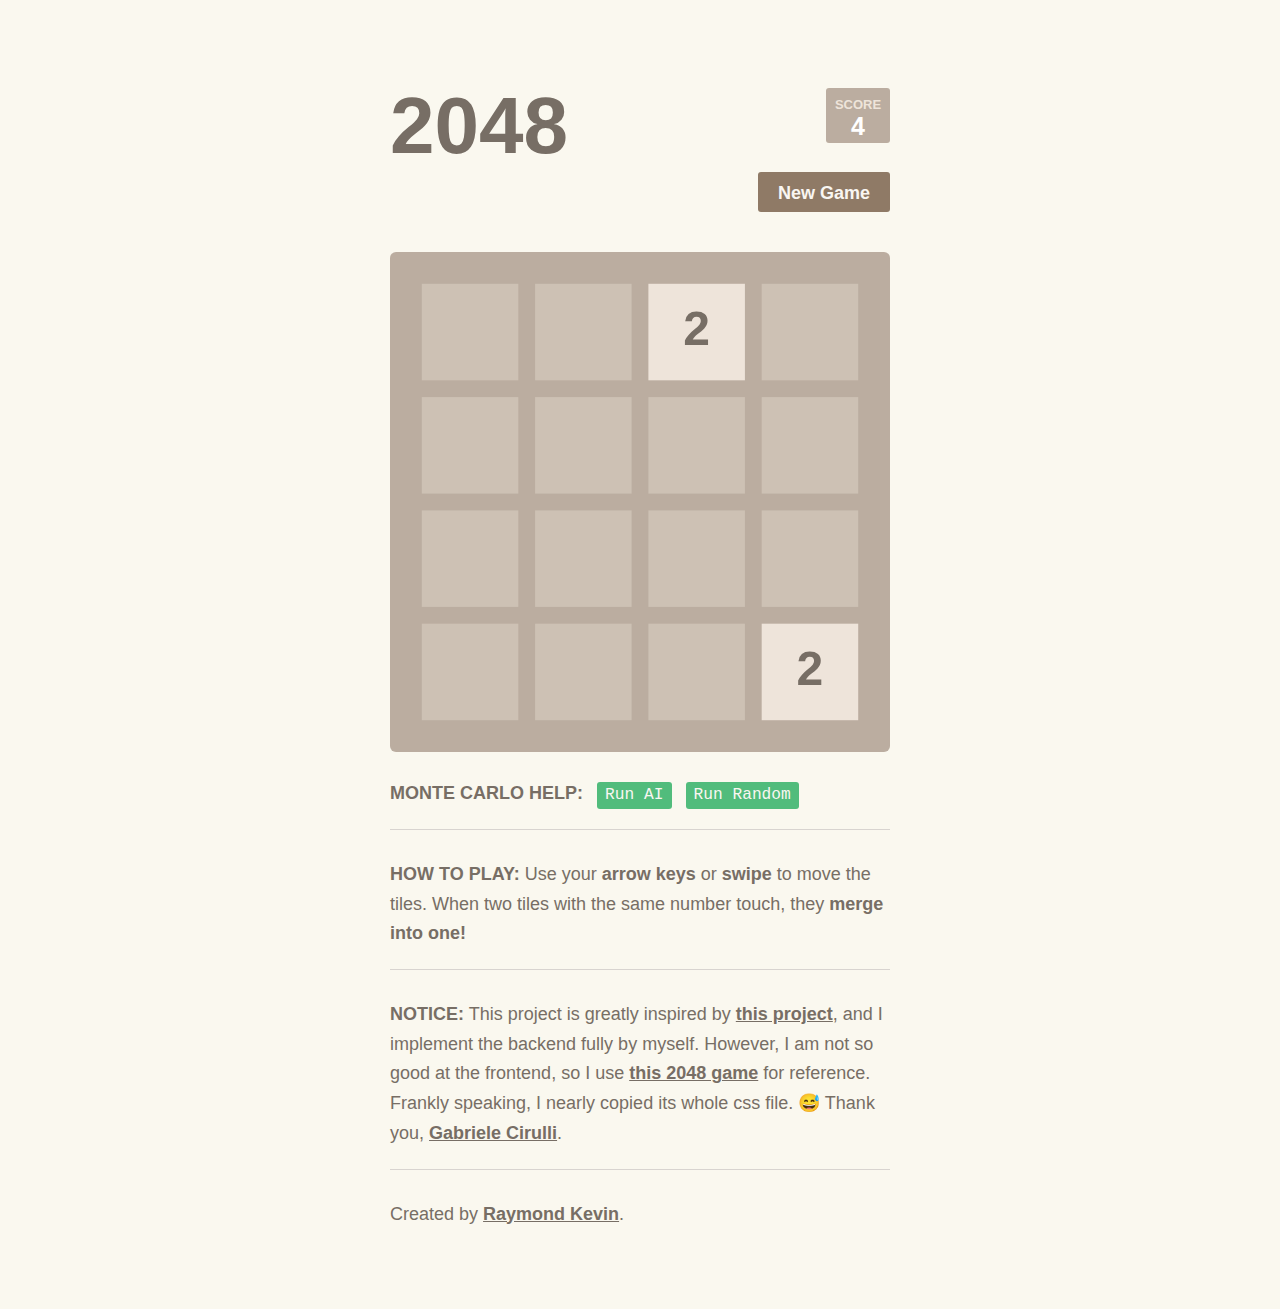
<file: 2048/index.html>
<!DOCTYPE html>
<html>
    <head>
        <meta charset="utf-8">
        <title>Monte Carlo 2048 Game!</title>
        <link href = "css/main.css" rel = "stylesheet" type = "text/css">
    </head>
    <body>
        <div class = "container">
            <div class = "heading">
                <h1 class = "title"> 2048 </h1>
                <div class = "scores-container">
                    <div class = "score-container" id = "score">
                        0
                    </div>
                </div>
            </div>
            <div class = "above-game">
                <a class = "restart-button" onclick = "document.location.reload();">New Game</a>
            </div>
            <div class = "game-container" id = "Game-container">
                <canvas id = "Game"></canvas>
            </div>
            <div class = "game-explanation">
                <strong class = "important">Monte Carlo Help:</strong> 
                <button id = "start">Run AI</button>
                <button id = "randomStart">Run Random</button>
            </div>
            <hr>
            <p>
                <strong class = "important">HOW TO PLAY:</strong>
                Use your <strong>arrow keys</strong> or <strong>swipe</strong>
                to move the tiles. When two tiles with the same number touch, they
                <strong>merge into one!</strong>
            </p>
            <hr>
            <p>
                <strong class = "important">NOTICE:</strong>
                This project is greatly inspired by
                <a href="https://github.com/xtrp/jupiter">this project</a>,
                and I implement the backend fully by myself.
                However, I am not so good at the frontend, so I use
                <a href="https://play2048.co/">this 2048 game</a> for reference.
                Frankly speaking, I nearly copied its whole css file. 😅
                Thank you, <a href="http://gabrielecirulli.com" target="_blank">Gabriele Cirulli</a>.
            </p>
            <hr>
            <p> Created by <a href = "https://github.com/RaymondJiangkw">Raymond Kevin</a>. </p>
        </div>
        <script src = "js/jquery-3.5.1.js"></script>
        <script src = "js/touch.js"></script>
        <script src = "js/Game.js"></script>
        <script src = "js/main.js"></script>
    </body>
</html>
</file>
<file: 2048/css/main.css>
html, body {
  margin: 0;
  padding: 0;
  background: #faf8ef;
  color: #776e65;
  font-family: "Clear Sans", "Helvetica Neue", Arial, sans-serif;
  font-size: 18px; }

body {
  margin: 80px 0; }

input {
  display: inline-block;
  background: #8f7a66;
  border-radius: 3px;
  padding: 0 20px;
  text-decoration: none;
  color: #f9f6f2;
  height: 40px;
  line-height: 42px;
  cursor: pointer;
  font: inherit;
  border: none;
  outline: none;
  box-sizing: border-box;
  font-weight: bold;
  margin: 0;
  -webkit-appearance: none;
  -moz-appearance: none;
  appearance: none; }
  input[type="text"], input[type="email"] {
    cursor: auto;
    background: #fcfbf9;
    font-weight: normal;
    color: #776e65;
    padding: 0 15px; }
    input[type="text"]::-webkit-input-placeholder, input[type="email"]::-webkit-input-placeholder {
      color: #9d948c; }
    input[type="text"]::-moz-placeholder, input[type="email"]::-moz-placeholder {
      color: #9d948c; }
    input[type="text"]:-ms-input-placeholder, input[type="email"]:-ms-input-placeholder {
      color: #9d948c; }

.heading:after {
  content: "";
  display: block;
  clear: both; }

h1.title {
  font-size: 80px;
  font-weight: bold;
  margin: 0;
  display: block;
  float: left; }

@-webkit-keyframes move-up {
  0% {
    top: 25px;
    opacity: 1; }

  100% {
    top: -50px;
    opacity: 0; } }
@-moz-keyframes move-up {
  0% {
    top: 25px;
    opacity: 1; }

  100% {
    top: -50px;
    opacity: 0; } }
@keyframes move-up {
  0% {
    top: 25px;
    opacity: 1; }

  100% {
    top: -50px;
    opacity: 0; } }
.scores-container {
  float: right;
  text-align: right; }

.score-container, .best-container {
  position: relative;
  display: inline-block;
  background: #bbada0;
  padding: 15px 25px;
  font-size: 25px;
  height: 25px;
  line-height: 47px;
  font-weight: bold;
  border-radius: 3px;
  color: white;
  margin-top: 8px;
  text-align: center; }
  .score-container:after, .best-container:after {
    position: absolute;
    width: 100%;
    top: 10px;
    left: 0;
    text-transform: uppercase;
    font-size: 13px;
    line-height: 13px;
    text-align: center;
    color: #eee4da; }
  .score-container .score-addition, .best-container .score-addition {
    position: absolute;
    right: 30px;
    color: red;
    font-size: 25px;
    line-height: 25px;
    font-weight: bold;
    color: rgba(119, 110, 101, 0.9);
    z-index: 100;
    -webkit-animation: move-up 600ms ease-in;
    -moz-animation: move-up 600ms ease-in;
    animation: move-up 600ms ease-in;
    -webkit-animation-fill-mode: both;
    -moz-animation-fill-mode: both;
    animation-fill-mode: both; }

.score-container:after {
  content: "Score"; }

.best-container:after {
  content: "Best"; }

p {
  margin-top: 0;
  margin-bottom: 10px;
  line-height: 1.65; }

a {
  color: #776e65;
  font-weight: bold;
  text-decoration: underline;
  cursor: pointer; }

strong.important {
  text-transform: uppercase; }

hr {
  border: none;
  border-bottom: 1px solid #d8d4d0;
  margin-top: 20px;
  margin-bottom: 30px; }

.container {
  width: 500px;
  margin: 0 auto; }

@-webkit-keyframes fade-in {
  0% {
    opacity: 0; }

  100% {
    opacity: 1; } }
@-moz-keyframes fade-in {
  0% {
    opacity: 0; }

  100% {
    opacity: 1; } }
@keyframes fade-in {
  0% {
    opacity: 0; }

  100% {
    opacity: 1; } }
@-webkit-keyframes slide-up {
  0% {
    margin-top: 32%; }

  100% {
    margin-top: 20%; } }
@-moz-keyframes slide-up {
  0% {
    margin-top: 32%; }

  100% {
    margin-top: 20%; } }
@keyframes slide-up {
  0% {
    margin-top: 32%; }

  100% {
    margin-top: 20%; } }
.game-container {
  margin-top: 40px;
  position: relative;
  padding: 15px;
  cursor: default;
  -webkit-touch-callout: none;
  -ms-touch-callout: none;
  -webkit-user-select: none;
  -moz-user-select: none;
  -ms-user-select: none;
  -ms-touch-action: none;
  touch-action: none;
  background: #bbada0;
  border-radius: 6px;
  width: 500px;
  height: 500px;
  -webkit-box-sizing: border-box;
  -moz-box-sizing: border-box;
  box-sizing: border-box; }

.game-message {
  display: none;
  position: absolute;
  top: 0;
  right: 0;
  bottom: 0;
  left: 0;
  background: rgba(238, 228, 218, 0.73);
  z-index: 100;
  padding-top: 40px;
  text-align: center;
  -webkit-animation: fade-in 800ms ease 1200ms;
  -moz-animation: fade-in 800ms ease 1200ms;
  animation: fade-in 800ms ease 1200ms;
  -webkit-animation-fill-mode: both;
  -moz-animation-fill-mode: both;
  animation-fill-mode: both; }
  .game-message p {
    font-size: 60px;
    font-weight: bold;
    height: 60px;
    line-height: 60px;
    margin-top: 222px; }
  .game-message .lower {
    display: block;
    margin-top: 29px; }
  .game-message .mailing-list {
    margin-top: 52px; }
    .game-message .mailing-list strong {
      display: block;
      margin-bottom: 10px; }
    .game-message .mailing-list .mailing-list-email-field {
      width: 230px;
      margin-right: 5px; }
  .game-message a {
    display: inline-block;
    background: #8f7a66;
    border-radius: 3px;
    padding: 0 20px;
    text-decoration: none;
    color: #f9f6f2;
    height: 40px;
    line-height: 42px;
    cursor: pointer;
    margin-left: 9px; }
    .game-message a.keep-playing-button {
      display: none; }
  .game-message .score-sharing {
    display: inline-block;
    vertical-align: middle;
    margin-left: 10px; }
  .game-message.game-won {
    background: rgba(237, 194, 46, 0.5);
    color: #f9f6f2; }
    .game-message.game-won a.keep-playing-button {
      display: inline-block; }
  .game-message.game-won, .game-message.game-over {
    display: block; }
    .game-message.game-won p, .game-message.game-over p {
      -webkit-animation: slide-up 1.5s ease-in-out 2500ms;
      -moz-animation: slide-up 1.5s ease-in-out 2500ms;
      animation: slide-up 1.5s ease-in-out 2500ms;
      -webkit-animation-fill-mode: both;
      -moz-animation-fill-mode: both;
      animation-fill-mode: both; }
    .game-message.game-won .mailing-list, .game-message.game-over .mailing-list {
      -webkit-animation: fade-in 1.5s ease-in-out 2500ms;
      -moz-animation: fade-in 1.5s ease-in-out 2500ms;
      animation: fade-in 1.5s ease-in-out 2500ms;
      -webkit-animation-fill-mode: both;
      -moz-animation-fill-mode: both;
      animation-fill-mode: both; }

.grid-container {
  position: absolute;
  z-index: 1; }

.grid-row {
  margin-bottom: 15px; }
  .grid-row:last-child {
    margin-bottom: 0; }
  .grid-row:after {
    content: "";
    display: block;
    clear: both; }

.grid-cell {
  width: 106.25px;
  height: 106.25px;
  margin-right: 15px;
  float: left;
  border-radius: 3px;
  background: rgba(238, 228, 218, 0.35); }
  .grid-cell:last-child {
    margin-right: 0; }

.tile-container {
  position: absolute;
  z-index: 2; }

.tile, .tile .tile-inner {
  width: 107px;
  height: 107px;
  line-height: 107px; }
.tile.tile-position-1-1 {
  -webkit-transform: translate(0px, 0px);
  -moz-transform: translate(0px, 0px);
  -ms-transform: translate(0px, 0px);
  transform: translate(0px, 0px); }
.tile.tile-position-1-2 {
  -webkit-transform: translate(0px, 121px);
  -moz-transform: translate(0px, 121px);
  -ms-transform: translate(0px, 121px);
  transform: translate(0px, 121px); }
.tile.tile-position-1-3 {
  -webkit-transform: translate(0px, 242px);
  -moz-transform: translate(0px, 242px);
  -ms-transform: translate(0px, 242px);
  transform: translate(0px, 242px); }
.tile.tile-position-1-4 {
  -webkit-transform: translate(0px, 363px);
  -moz-transform: translate(0px, 363px);
  -ms-transform: translate(0px, 363px);
  transform: translate(0px, 363px); }
.tile.tile-position-2-1 {
  -webkit-transform: translate(121px, 0px);
  -moz-transform: translate(121px, 0px);
  -ms-transform: translate(121px, 0px);
  transform: translate(121px, 0px); }
.tile.tile-position-2-2 {
  -webkit-transform: translate(121px, 121px);
  -moz-transform: translate(121px, 121px);
  -ms-transform: translate(121px, 121px);
  transform: translate(121px, 121px); }
.tile.tile-position-2-3 {
  -webkit-transform: translate(121px, 242px);
  -moz-transform: translate(121px, 242px);
  -ms-transform: translate(121px, 242px);
  transform: translate(121px, 242px); }
.tile.tile-position-2-4 {
  -webkit-transform: translate(121px, 363px);
  -moz-transform: translate(121px, 363px);
  -ms-transform: translate(121px, 363px);
  transform: translate(121px, 363px); }
.tile.tile-position-3-1 {
  -webkit-transform: translate(242px, 0px);
  -moz-transform: translate(242px, 0px);
  -ms-transform: translate(242px, 0px);
  transform: translate(242px, 0px); }
.tile.tile-position-3-2 {
  -webkit-transform: translate(242px, 121px);
  -moz-transform: translate(242px, 121px);
  -ms-transform: translate(242px, 121px);
  transform: translate(242px, 121px); }
.tile.tile-position-3-3 {
  -webkit-transform: translate(242px, 242px);
  -moz-transform: translate(242px, 242px);
  -ms-transform: translate(242px, 242px);
  transform: translate(242px, 242px); }
.tile.tile-position-3-4 {
  -webkit-transform: translate(242px, 363px);
  -moz-transform: translate(242px, 363px);
  -ms-transform: translate(242px, 363px);
  transform: translate(242px, 363px); }
.tile.tile-position-4-1 {
  -webkit-transform: translate(363px, 0px);
  -moz-transform: translate(363px, 0px);
  -ms-transform: translate(363px, 0px);
  transform: translate(363px, 0px); }
.tile.tile-position-4-2 {
  -webkit-transform: translate(363px, 121px);
  -moz-transform: translate(363px, 121px);
  -ms-transform: translate(363px, 121px);
  transform: translate(363px, 121px); }
.tile.tile-position-4-3 {
  -webkit-transform: translate(363px, 242px);
  -moz-transform: translate(363px, 242px);
  -ms-transform: translate(363px, 242px);
  transform: translate(363px, 242px); }
.tile.tile-position-4-4 {
  -webkit-transform: translate(363px, 363px);
  -moz-transform: translate(363px, 363px);
  -ms-transform: translate(363px, 363px);
  transform: translate(363px, 363px); }

.tile {
  position: absolute;
  -webkit-transition: 100ms ease-in-out;
  -moz-transition: 100ms ease-in-out;
  transition: 100ms ease-in-out;
  -webkit-transition-property: -webkit-transform;
  -moz-transition-property: -moz-transform;
  transition-property: transform; }
  .tile .tile-inner {
    border-radius: 3px;
    background: #eee4da;
    text-align: center;
    font-weight: bold;
    z-index: 10;
    font-size: 55px; }
  .tile.tile-2 .tile-inner {
    background: #eee4da;
    box-shadow: 0 0 30px 10px rgba(243, 215, 116, 0), inset 0 0 0 1px rgba(255, 255, 255, 0); }
  .tile.tile-4 .tile-inner {
    background: #ede0c8;
    box-shadow: 0 0 30px 10px rgba(243, 215, 116, 0), inset 0 0 0 1px rgba(255, 255, 255, 0); }
  .tile.tile-8 .tile-inner {
    color: #f9f6f2;
    background: #f2b179; }
  .tile.tile-16 .tile-inner {
    color: #f9f6f2;
    background: #f59563; }
  .tile.tile-32 .tile-inner {
    color: #f9f6f2;
    background: #f67c5f; }
  .tile.tile-64 .tile-inner {
    color: #f9f6f2;
    background: #f65e3b; }
  .tile.tile-128 .tile-inner {
    color: #f9f6f2;
    background: #edcf72;
    box-shadow: 0 0 30px 10px rgba(243, 215, 116, 0.2381), inset 0 0 0 1px rgba(255, 255, 255, 0.14286);
    font-size: 45px; }
    @media screen and (max-width: 520px) {
      .tile.tile-128 .tile-inner {
        font-size: 25px; } }
  .tile.tile-256 .tile-inner {
    color: #f9f6f2;
    background: #edcc61;
    box-shadow: 0 0 30px 10px rgba(243, 215, 116, 0.31746), inset 0 0 0 1px rgba(255, 255, 255, 0.19048);
    font-size: 45px; }
    @media screen and (max-width: 520px) {
      .tile.tile-256 .tile-inner {
        font-size: 25px; } }
  .tile.tile-512 .tile-inner {
    color: #f9f6f2;
    background: #edc850;
    box-shadow: 0 0 30px 10px rgba(243, 215, 116, 0.39683), inset 0 0 0 1px rgba(255, 255, 255, 0.2381);
    font-size: 45px; }
    @media screen and (max-width: 520px) {
      .tile.tile-512 .tile-inner {
        font-size: 25px; } }
  .tile.tile-1024 .tile-inner {
    color: #f9f6f2;
    background: #edc53f;
    box-shadow: 0 0 30px 10px rgba(243, 215, 116, 0.47619), inset 0 0 0 1px rgba(255, 255, 255, 0.28571);
    font-size: 35px; }
    @media screen and (max-width: 520px) {
      .tile.tile-1024 .tile-inner {
        font-size: 15px; } }
  .tile.tile-2048 .tile-inner {
    color: #f9f6f2;
    background: #edc22e;
    box-shadow: 0 0 30px 10px rgba(243, 215, 116, 0.55556), inset 0 0 0 1px rgba(255, 255, 255, 0.33333);
    font-size: 35px; }
    @media screen and (max-width: 520px) {
      .tile.tile-2048 .tile-inner {
        font-size: 15px; } }
  .tile.tile-super .tile-inner {
    color: #f9f6f2;
    background: #3c3a32;
    font-size: 30px; }
    @media screen and (max-width: 520px) {
      .tile.tile-super .tile-inner {
        font-size: 10px; } }

@-webkit-keyframes appear {
  0% {
    opacity: 0;
    -webkit-transform: scale(0);
    -moz-transform: scale(0);
    -ms-transform: scale(0);
    transform: scale(0); }

  100% {
    opacity: 1;
    -webkit-transform: scale(1);
    -moz-transform: scale(1);
    -ms-transform: scale(1);
    transform: scale(1); } }
@-moz-keyframes appear {
  0% {
    opacity: 0;
    -webkit-transform: scale(0);
    -moz-transform: scale(0);
    -ms-transform: scale(0);
    transform: scale(0); }

  100% {
    opacity: 1;
    -webkit-transform: scale(1);
    -moz-transform: scale(1);
    -ms-transform: scale(1);
    transform: scale(1); } }
@keyframes appear {
  0% {
    opacity: 0;
    -webkit-transform: scale(0);
    -moz-transform: scale(0);
    -ms-transform: scale(0);
    transform: scale(0); }

  100% {
    opacity: 1;
    -webkit-transform: scale(1);
    -moz-transform: scale(1);
    -ms-transform: scale(1);
    transform: scale(1); } }
.tile-new .tile-inner {
  -webkit-animation: appear 200ms ease 100ms;
  -moz-animation: appear 200ms ease 100ms;
  animation: appear 200ms ease 100ms;
  -webkit-animation-fill-mode: backwards;
  -moz-animation-fill-mode: backwards;
  animation-fill-mode: backwards; }

@-webkit-keyframes pop {
  0% {
    -webkit-transform: scale(0);
    -moz-transform: scale(0);
    -ms-transform: scale(0);
    transform: scale(0); }

  50% {
    -webkit-transform: scale(1.2);
    -moz-transform: scale(1.2);
    -ms-transform: scale(1.2);
    transform: scale(1.2); }

  100% {
    -webkit-transform: scale(1);
    -moz-transform: scale(1);
    -ms-transform: scale(1);
    transform: scale(1); } }
@-moz-keyframes pop {
  0% {
    -webkit-transform: scale(0);
    -moz-transform: scale(0);
    -ms-transform: scale(0);
    transform: scale(0); }

  50% {
    -webkit-transform: scale(1.2);
    -moz-transform: scale(1.2);
    -ms-transform: scale(1.2);
    transform: scale(1.2); }

  100% {
    -webkit-transform: scale(1);
    -moz-transform: scale(1);
    -ms-transform: scale(1);
    transform: scale(1); } }
@keyframes pop {
  0% {
    -webkit-transform: scale(0);
    -moz-transform: scale(0);
    -ms-transform: scale(0);
    transform: scale(0); }

  50% {
    -webkit-transform: scale(1.2);
    -moz-transform: scale(1.2);
    -ms-transform: scale(1.2);
    transform: scale(1.2); }

  100% {
    -webkit-transform: scale(1);
    -moz-transform: scale(1);
    -ms-transform: scale(1);
    transform: scale(1); } }
.tile-merged .tile-inner {
  z-index: 20;
  -webkit-animation: pop 200ms ease 100ms;
  -moz-animation: pop 200ms ease 100ms;
  animation: pop 200ms ease 100ms;
  -webkit-animation-fill-mode: backwards;
  -moz-animation-fill-mode: backwards;
  animation-fill-mode: backwards; }

.above-game:after {
  content: "";
  display: block;
  clear: both; }

.game-intro {
  float: left;
  line-height: 42px;
  margin-bottom: 0; }

.restart-button {
  display: inline-block;
  background: #8f7a66;
  border-radius: 3px;
  padding: 0 20px;
  text-decoration: none;
  color: #f9f6f2;
  height: 40px;
  line-height: 42px;
  cursor: pointer;
  display: block;
  text-align: center;
  float: right; }

.game-explanation {
  margin-top: 30px; }

.sharing {
  margin-top: 20px;
  text-align: center; }
  .sharing > iframe, .sharing > span, .sharing > form {
    display: inline-block;
    vertical-align: middle; }

@media screen and (max-width: 520px) {
  html, body {
    font-size: 15px; }

  body {
    margin-top: 0;
    padding: 20px; }

  h1.title {
    font-size: 27px;
    margin-top: 15px; }

  .container {
    width: 280px;
    margin: 0 auto; }

  .score-container, .best-container {
    margin-top: 0;
    padding: 15px 10px;
    min-width: 40px; }

  .heading {
    margin-bottom: 10px; }

  .game-intro {
    width: 55%;
    display: block;
    box-sizing: border-box;
    line-height: 1.65; }

  .restart-button {
    width: 42%;
    padding: 0;
    display: block;
    box-sizing: border-box;
    margin-top: 2px; }

  .game-container {
    margin-top: 17px;
    position: relative;
    padding: 10px;
    cursor: default;
    -webkit-touch-callout: none;
    -ms-touch-callout: none;
    -webkit-user-select: none;
    -moz-user-select: none;
    -ms-user-select: none;
    -ms-touch-action: none;
    touch-action: none;
    background: #bbada0;
    border-radius: 6px;
    width: 280px;
    height: 280px;
    -webkit-box-sizing: border-box;
    -moz-box-sizing: border-box;
    box-sizing: border-box; }

  .game-message {
    display: none;
    position: absolute;
    top: 0;
    right: 0;
    bottom: 0;
    left: 0;
    background: rgba(238, 228, 218, 0.73);
    z-index: 100;
    padding-top: 40px;
    text-align: center;
    -webkit-animation: fade-in 800ms ease 1200ms;
    -moz-animation: fade-in 800ms ease 1200ms;
    animation: fade-in 800ms ease 1200ms;
    -webkit-animation-fill-mode: both;
    -moz-animation-fill-mode: both;
    animation-fill-mode: both; }
    .game-message p {
      font-size: 60px;
      font-weight: bold;
      height: 60px;
      line-height: 60px;
      margin-top: 222px; }
    .game-message .lower {
      display: block;
      margin-top: 29px; }
    .game-message .mailing-list {
      margin-top: 52px; }
      .game-message .mailing-list strong {
        display: block;
        margin-bottom: 10px; }
      .game-message .mailing-list .mailing-list-email-field {
        width: 230px;
        margin-right: 5px; }
    .game-message a {
      display: inline-block;
      background: #8f7a66;
      border-radius: 3px;
      padding: 0 20px;
      text-decoration: none;
      color: #f9f6f2;
      height: 40px;
      line-height: 42px;
      cursor: pointer;
      margin-left: 9px; }
      .game-message a.keep-playing-button {
        display: none; }
    .game-message .score-sharing {
      display: inline-block;
      vertical-align: middle;
      margin-left: 10px; }
    .game-message.game-won {
      background: rgba(237, 194, 46, 0.5);
      color: #f9f6f2; }
      .game-message.game-won a.keep-playing-button {
        display: inline-block; }
    .game-message.game-won, .game-message.game-over {
      display: block; }
      .game-message.game-won p, .game-message.game-over p {
        -webkit-animation: slide-up 1.5s ease-in-out 2500ms;
        -moz-animation: slide-up 1.5s ease-in-out 2500ms;
        animation: slide-up 1.5s ease-in-out 2500ms;
        -webkit-animation-fill-mode: both;
        -moz-animation-fill-mode: both;
        animation-fill-mode: both; }
      .game-message.game-won .mailing-list, .game-message.game-over .mailing-list {
        -webkit-animation: fade-in 1.5s ease-in-out 2500ms;
        -moz-animation: fade-in 1.5s ease-in-out 2500ms;
        animation: fade-in 1.5s ease-in-out 2500ms;
        -webkit-animation-fill-mode: both;
        -moz-animation-fill-mode: both;
        animation-fill-mode: both; }

  .grid-container {
    position: absolute;
    z-index: 1; }

  .grid-row {
    margin-bottom: 10px; }
    .grid-row:last-child {
      margin-bottom: 0; }
    .grid-row:after {
      content: "";
      display: block;
      clear: both; }

  .grid-cell {
    width: 57.5px;
    height: 57.5px;
    margin-right: 10px;
    float: left;
    border-radius: 3px;
    background: rgba(238, 228, 218, 0.35); }
    .grid-cell:last-child {
      margin-right: 0; }

  .tile-container {
    position: absolute;
    z-index: 2; }

  .tile, .tile .tile-inner {
    width: 58px;
    height: 58px;
    line-height: 58px; }
  .tile.tile-position-1-1 {
    -webkit-transform: translate(0px, 0px);
    -moz-transform: translate(0px, 0px);
    -ms-transform: translate(0px, 0px);
    transform: translate(0px, 0px); }
  .tile.tile-position-1-2 {
    -webkit-transform: translate(0px, 67px);
    -moz-transform: translate(0px, 67px);
    -ms-transform: translate(0px, 67px);
    transform: translate(0px, 67px); }
  .tile.tile-position-1-3 {
    -webkit-transform: translate(0px, 135px);
    -moz-transform: translate(0px, 135px);
    -ms-transform: translate(0px, 135px);
    transform: translate(0px, 135px); }
  .tile.tile-position-1-4 {
    -webkit-transform: translate(0px, 202px);
    -moz-transform: translate(0px, 202px);
    -ms-transform: translate(0px, 202px);
    transform: translate(0px, 202px); }
  .tile.tile-position-2-1 {
    -webkit-transform: translate(67px, 0px);
    -moz-transform: translate(67px, 0px);
    -ms-transform: translate(67px, 0px);
    transform: translate(67px, 0px); }
  .tile.tile-position-2-2 {
    -webkit-transform: translate(67px, 67px);
    -moz-transform: translate(67px, 67px);
    -ms-transform: translate(67px, 67px);
    transform: translate(67px, 67px); }
  .tile.tile-position-2-3 {
    -webkit-transform: translate(67px, 135px);
    -moz-transform: translate(67px, 135px);
    -ms-transform: translate(67px, 135px);
    transform: translate(67px, 135px); }
  .tile.tile-position-2-4 {
    -webkit-transform: translate(67px, 202px);
    -moz-transform: translate(67px, 202px);
    -ms-transform: translate(67px, 202px);
    transform: translate(67px, 202px); }
  .tile.tile-position-3-1 {
    -webkit-transform: translate(135px, 0px);
    -moz-transform: translate(135px, 0px);
    -ms-transform: translate(135px, 0px);
    transform: translate(135px, 0px); }
  .tile.tile-position-3-2 {
    -webkit-transform: translate(135px, 67px);
    -moz-transform: translate(135px, 67px);
    -ms-transform: translate(135px, 67px);
    transform: translate(135px, 67px); }
  .tile.tile-position-3-3 {
    -webkit-transform: translate(135px, 135px);
    -moz-transform: translate(135px, 135px);
    -ms-transform: translate(135px, 135px);
    transform: translate(135px, 135px); }
  .tile.tile-position-3-4 {
    -webkit-transform: translate(135px, 202px);
    -moz-transform: translate(135px, 202px);
    -ms-transform: translate(135px, 202px);
    transform: translate(135px, 202px); }
  .tile.tile-position-4-1 {
    -webkit-transform: translate(202px, 0px);
    -moz-transform: translate(202px, 0px);
    -ms-transform: translate(202px, 0px);
    transform: translate(202px, 0px); }
  .tile.tile-position-4-2 {
    -webkit-transform: translate(202px, 67px);
    -moz-transform: translate(202px, 67px);
    -ms-transform: translate(202px, 67px);
    transform: translate(202px, 67px); }
  .tile.tile-position-4-3 {
    -webkit-transform: translate(202px, 135px);
    -moz-transform: translate(202px, 135px);
    -ms-transform: translate(202px, 135px);
    transform: translate(202px, 135px); }
  .tile.tile-position-4-4 {
    -webkit-transform: translate(202px, 202px);
    -moz-transform: translate(202px, 202px);
    -ms-transform: translate(202px, 202px);
    transform: translate(202px, 202px); }

  .tile .tile-inner {
    font-size: 35px; }

  .game-message {
    padding-top: 0; }
    .game-message p {
      font-size: 30px !important;
      height: 30px !important;
      line-height: 30px !important;
      margin-top: 32% !important;
      margin-bottom: 0 !important; }
    .game-message .lower {
      margin-top: 10px !important; }
    .game-message.game-won .score-sharing {
      margin-top: 10px; }
    .game-message.game-over .mailing-list {
      margin-top: 25px; }
    .game-message .mailing-list {
      margin-top: 10px; }
      .game-message .mailing-list .mailing-list-email-field {
        width: 180px; }

  .sharing > iframe, .sharing > span, .sharing > form {
    display: block;
    margin: 0 auto;
    margin-bottom: 20px; } }
.pp-donate button {
  -webkit-appearance: none;
  -moz-appearance: none;
  appearance: none;
  border: none;
  font: inherit;
  color: inherit;
  display: inline-block;
  background: #8f7a66;
  border-radius: 3px;
  padding: 0 20px;
  text-decoration: none;
  color: #f9f6f2;
  height: 40px;
  line-height: 42px;
  cursor: pointer; }
  .pp-donate button img {
    vertical-align: -4px;
    margin-right: 8px; }

.btc-donate {
  position: relative;
  margin-left: 10px;
  display: inline-block;
  background: #8f7a66;
  border-radius: 3px;
  padding: 0 20px;
  text-decoration: none;
  color: #f9f6f2;
  height: 40px;
  line-height: 42px;
  cursor: pointer; }
  .btc-donate img {
    vertical-align: -4px;
    margin-right: 8px; }
  .btc-donate a {
    color: #f9f6f2;
    text-decoration: none;
    font-weight: normal; }
  .btc-donate .address {
    cursor: auto;
    position: absolute;
    width: 340px;
    right: 50%;
    margin-right: -170px;
    padding-bottom: 7px;
    top: -30px;
    opacity: 0;
    pointer-events: none;
    -webkit-transition: 400ms ease;
    -moz-transition: 400ms ease;
    transition: 400ms ease;
    -webkit-transition-property: top, opacity;
    -moz-transition-property: top, opacity;
    transition-property: top, opacity; }
    .btc-donate .address:after {
      position: absolute;
      border-top: 10px solid #bbada0;
      border-right: 7px solid transparent;
      border-left: 7px solid transparent;
      content: "";
      bottom: 0px;
      left: 50%;
      margin-left: -7px; }
    .btc-donate .address code {
      background-color: #bbada0;
      padding: 10px 15px;
      width: 100%;
      border-radius: 3px;
      line-height: 1;
      font-weight: normal;
      font-size: 15px;
      font-family: Consolas, "Liberation Mono", Courier, monospace;
      text-align: center; }
  .btc-donate:hover .address, .btc-donate .address:hover .address {
    opacity: 1;
    top: -45px;
    pointer-events: auto; }
  @media screen and (max-width: 520px) {
    .btc-donate {
      width: 120px; }
      .btc-donate .address {
        margin-right: -150px;
        width: 300px; }
        .btc-donate .address code {
          font-size: 13px; }
        .btc-donate .address:after {
          left: 50%;
          bottom: 2px; } }

@-webkit-keyframes pop-in-big {
  0% {
    -webkit-transform: scale(0) translateZ(0);
    -moz-transform: scale(0) translateZ(0);
    transform: scale(0) translateZ(0);
    opacity: 0;
    margin-top: -40px; }

  100% {
    -webkit-transform: scale(1) translateZ(0);
    -moz-transform: scale(1) translateZ(0);
    transform: scale(1) translateZ(0);
    opacity: 1;
    margin-top: 30px; } }
@-moz-keyframes pop-in-big {
  0% {
    -webkit-transform: scale(0) translateZ(0);
    -moz-transform: scale(0) translateZ(0);
    transform: scale(0) translateZ(0);
    opacity: 0;
    margin-top: -40px; }

  100% {
    -webkit-transform: scale(1) translateZ(0);
    -moz-transform: scale(1) translateZ(0);
    transform: scale(1) translateZ(0);
    opacity: 1;
    margin-top: 30px; } }
@keyframes pop-in-big {
  0% {
    -webkit-transform: scale(0) translateZ(0);
    -moz-transform: scale(0) translateZ(0);
    transform: scale(0) translateZ(0);
    opacity: 0;
    margin-top: -40px; }

  100% {
    -webkit-transform: scale(1) translateZ(0);
    -moz-transform: scale(1) translateZ(0);
    transform: scale(1) translateZ(0);
    opacity: 1;
    margin-top: 30px; } }
@-webkit-keyframes pop-in-small {
  0% {
    -webkit-transform: scale(0) translateZ(0);
    -moz-transform: scale(0) translateZ(0);
    transform: scale(0) translateZ(0);
    opacity: 0;
    margin-top: -40px; }

  100% {
    -webkit-transform: scale(1) translateZ(0);
    -moz-transform: scale(1) translateZ(0);
    transform: scale(1) translateZ(0);
    opacity: 1;
    margin-top: 10px; } }
@-moz-keyframes pop-in-small {
  0% {
    -webkit-transform: scale(0) translateZ(0);
    -moz-transform: scale(0) translateZ(0);
    transform: scale(0) translateZ(0);
    opacity: 0;
    margin-top: -40px; }

  100% {
    -webkit-transform: scale(1) translateZ(0);
    -moz-transform: scale(1) translateZ(0);
    transform: scale(1) translateZ(0);
    opacity: 1;
    margin-top: 10px; } }
@keyframes pop-in-small {
  0% {
    -webkit-transform: scale(0) translateZ(0);
    -moz-transform: scale(0) translateZ(0);
    transform: scale(0) translateZ(0);
    opacity: 0;
    margin-top: -40px; }

  100% {
    -webkit-transform: scale(1) translateZ(0);
    -moz-transform: scale(1) translateZ(0);
    transform: scale(1) translateZ(0);
    opacity: 1;
    margin-top: 10px; } }
.app-notice {
  position: relative;
  -webkit-animation: pop-in-big 700ms ease 2s both;
  -moz-animation: pop-in-big 700ms ease 2s both;
  animation: pop-in-big 700ms ease 2s both;
  background: #edc53f;
  color: white;
  padding: 10px;
  margin-top: 30px;
  height: 40px;
  box-sizing: border-box;
  border-radius: 3px; }
  .app-notice:after {
    content: "";
    display: block;
    clear: both; }
  .app-notice .notice-close-button {
    float: right;
    font-weight: bold;
    cursor: pointer;
    margin-left: 10px;
    opacity: 0.7; }
  .app-notice p {
    margin-bottom: 0; }
  .app-notice, .app-notice p {
    line-height: 20px; }
  .app-notice a {
    color: white; }
  @media screen and (max-width: 520px) {
    .app-notice {
      -webkit-animation: pop-in-small 700ms ease 2s both;
      -moz-animation: pop-in-small 700ms ease 2s both;
      animation: pop-in-small 700ms ease 2s both;
      margin-top: 10px;
      height: 40px; } }

.links {
  text-align: center;
  margin-top: 20px; }

.privacy {
  word-wrap: break-word; }

/* extras */
.sidebar {
  width: 180px;
  top: 0;
  bottom: 0;
  right: 0;
  position: fixed;
  display: flex;
  align-items: center;
  justify-content: center; }

@media (max-width: 880px) {
  .sidebar,
  .sidebar .adsbygoogle {
    display: none; } }


.under-board-container {
  margin-top: 38px; }

.under-board-container,
.under-board-container .adsbygoogle {
  width: 100%;
  height: 80px;
  display: none; }

@media (max-width: 880px) {
  .under-board-container,
  .under-board-container .adsbygoogle {
    display: block; } }

.cookie-notice {
  position: fixed;
  font-size: 15px;
  z-index: 999;
  right: 20px;
  bottom: 20px;
  width: 20%;
  min-width: 460px;
  background: #e8e5db;
  padding: 10px;
  margin-top: 30px;
  box-sizing: border-box;
  border-radius: 3px;
  display: flex;
  align-items: center;
  justify-content: center; }
  @media screen and (max-width: 520px) {
    .cookie-notice {
      width: auto;
      left: 20px;
      min-width: auto; } }
  .cookie-notice, .cookie-notice p a {
    color: #a09488; }
  .cookie-notice p {
    margin-bottom: 0;
    flex: 1; }
  .cookie-notice, .cookie-notice p {
    line-height: 20px; }

.cookie-notice-dismiss-button {
  display: inline-block;
  background: #8f7a66;
  border-radius: 3px;
  padding: 0 20px;
  text-decoration: none;
  color: #f9f6f2;
  height: 40px;
  line-height: 42px;
  cursor: pointer;
  flex: 0 0 auto;
  margin-left: 20px; 
}

#Game {
  width: 480;
  height: 480;
}

button {
  text-rendering: auto;
  letter-spacing: normal;
  word-spacing: normal;
  text-transform: none;
  text-indent: 0px;
  text-shadow: none;
  text-align: center;
  background-color: #27ae60;
  margin-left: .5rem;
  outline: none;
  opacity: .8;
  color: #f9f6f2;
  padding: 0 .45rem;
  border-radius: 3px;
  font-size: .9rem;
  cursor: pointer;
  width: auto;
  height: 1.5rem;
  line-height: 1.5rem;
  border: none;
  display: inline-block;
  font-family: Ubuntu Mono, monospace;
  appearance: button;
}
</file>
